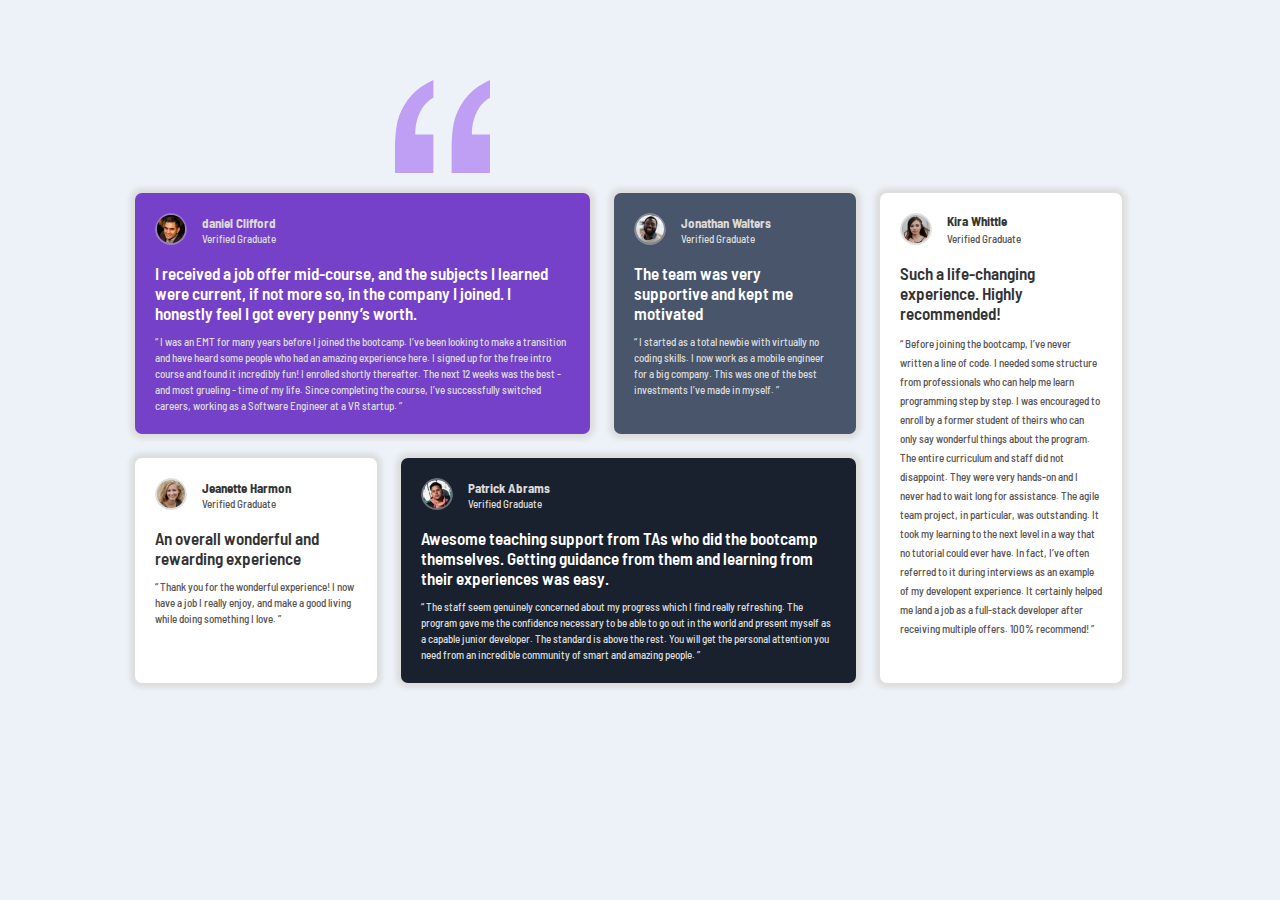
<file: index.html>
<!DOCTYPE html>
<html lang="en">
<head>
  <meta charset="UTF-8">
  <meta name="viewport" content="width=device-width, initial-scale=1.0"> <!-- displays site properly based on user's device -->

  <link rel="icon" type="image/png" sizes="32x32" href="./images/favicon-32x32.png">
  
  <link rel="preconnect" href="https://fonts.googleapis.com">
  <link rel="preconnect" href="https://fonts.gstatic.com" crossorigin>
  <link href="https://fonts.googleapis.com/css2?family=Barlow+Semi+Condensed:ital,wght@0,100;0,200;0,300;0,400;0,500;0,600;0,700;0,800;0,900;1,100;1,200;1,300;1,400;1,500;1,600;1,700;1,800;1,900&display=swap" rel="stylesheet"> <!-- font-family: [Barlow Semi Condensed] -->
  
  <link rel="stylesheet" href="style.css">
  
  <title>testimonials grid section main</title>

  <style>
    .attribution { font-size: 11px; text-align: center; }
    .attribution a { color: hsl(228, 45%, 44%); }
  </style>
</head>
<body>

  <div class="container">
    <div class="card-body card1">
      <div class="img-cont">
        <img src="images\bg-pattern-quotation.svg" alt="">
      </div>
      <div class="daniel">
        <div class="card-head">
          <div class="img-card">
            <img class="rounded-circle" src="images\image-daniel.jpg" alt="">
          </div>
          <div class="ms-3">
            <h6 class="">daniel Clifford</h6>
            <p class="">Verified Graduate</p>
          </div>
        </div>
      </div>
      <h5 class="card-title">I received a job offer mid-course, and the subjects I learned were current, if not more so, 
        in the company I joined. I honestly feel I got every penny’s worth.
      </h5>
      <p class="card-text">“ I was an EMT for many years before I joined the bootcamp. I’ve been looking to make a 
        transition and have heard some people who had an amazing experience here. I signed up 
        for the free intro course and found it incredibly fun! I enrolled shortly thereafter. 
        The next 12 weeks was the best - and most grueling - time of my life. Since completing 
        the course, I’ve successfully switched careers, working as a Software Engineer at a VR startup. ”
      </p>
    </div>
    <div class="card-body card2 ">
      <div class="Jonathan">
        <div class="card-head">
          <div class="img-card">
            <img class="rounded-circle" src="images\image-jonathan.jpg" alt="">
          </div>
          <div class="ms-3">
            <h6 class="text-white mb-0">Jonathan Walters</h6>
            <p class="text-light fs-6">Verified Graduate</p>
          </div>
        </div>
      </div>
      <h5 class="card-title text-white mb-3">The team was very supportive and kept me motivated
      </h5>
      <p class="card-text text-light">“ I started as a total newbie with virtually no coding skills. I now work as a mobile engineer 
        for a big company. This was one of the best investments I’ve made in myself. ”
      </p>
    </div>
    <div class="card-body card3">
      <div class="Jeanette">
        <div class="card-head">
          <div class="img-card ">
            <img class="rounded-circle" src="images/image-jeanette.jpg" alt="">
          </div>
          <div class="ms-3">
            <h6 class="text-dark mb-0">Jeanette Harmon</h6>
            <p class="text-dark-emphasis fs-6">Verified Graduate</p>
          </div>
        </div>
      </div>
      <h5 class="card-title text-dark mb-3">An overall wonderful and rewarding experience
      </h5>
      <p class="card-text text-dark-emphasis">“ Thank you for the wonderful experience! I now have a job I really enjoy, and make a good living 
        while doing something I love. ”
      </p>
    </div>
    <div class="card-body card4">
      <div class="Patrick">
        <div class="card-head">
          <div class="img-card ">
            <img class="rounded-circle" src="images\image-patrick.jpg" alt="">
          </div>
          <div class="ms-3">
            <h6 class="text-white mb-0">Patrick Abrams</h6>
            <p class="text-light fs-6">Verified Graduate</p>
          </div>
        </div>
      </div>
      <h5 class="card-title text-white mb-3">Awesome teaching support from TAs who did the bootcamp themselves. Getting guidance from them and 
        learning from their experiences was easy.
      </h5>
      <p class="card-text text-light">“ The staff seem genuinely concerned about my progress which I find really refreshing. The program 
        gave me the confidence necessary to be able to go out in the world and present myself as a capable 
        junior developer. The standard is above the rest. You will get the personal attention you need from 
        an incredible community of smart and amazing people. ”
      </p>
    </div>
    <div class="card-body card5">
      <div class="Kira">
        <div class="card-head">
          <div class="img-card ">
            <img class="rounded-circle" src="images\image-kira.jpg" alt="">
          </div>
          <div class="ms-3">
            <h6 class="text-dark mb-0">Kira Whittle</h6>
            <p class="text-dark-emphasis fs-6">Verified Graduate</p>
          </div>
        </div>
      </div>
      <h5 class="card-title text-dark mb-3 mt-2 mb-4">Such a life-changing experience. Highly recommended!
      </h5>
      <p class="card-text text-dark-emphasis">“ Before joining the bootcamp, I’ve never written a line of code. I needed some structure from 
        professionals who can help me learn programming step by step. I was encouraged to enroll by a former 
        student of theirs who can only say wonderful things about the program. The entire curriculum and staff 
        did not disappoint. They were very hands-on and I never had to wait long for assistance. The agile team 
        project, in particular, was outstanding. It took my learning to the next level in a way that no tutorial 
        could ever have. In fact, I’ve often referred to it during interviews as an example of my developent 
        experience. It certainly helped me land a job as a full-stack developer after receiving multiple offers. 
        100% recommend! ”
      </p>
    </div>
  </div>

</body>
</html>
</file>
<file: style.css>
* {
    box-sizing: border-box;
    margin: 0;
    padding: 0;
}
body {
    background-color: hsl(210, 46%, 95%);
    font-family: "Barlow Semi Condensed", sans-serif;
    min-height: 100vh;
    display: flex;
    justify-content: center;
    align-items: center;
}
/* start grid system */
.container {
    padding: 5rem;
    display: grid;
    grid-template-columns: repeat(6,auto);
    grid-template-rows: repeat(3,auto);
    gap: 1.5rem;
}
.card1 {
    background-color: hsl(263, 55%, 52%);
    grid-column: 1/4;
    grid-row: 1/2;
    width: 455px;
    padding: 20px;
    border-radius: 7px;
    box-shadow: 0px 0px 5px 5px #ddd;
}
.card2 {
    background-color: hsl(217, 19%, 35%);
    grid-column: 4/5;
    grid-row: 1/2;
    width: 242px;
    padding: 20px;
    border-radius: 7px;
    box-shadow: 0px 0px 5px 5px #ddd;
}
.card3 {
    background-color: hsl(0, 0%, 100%);
    grid-column: 1/2;
    grid-row: 2/3;
    width: 242px;
    padding: 20px;
    border-radius: 7px;
    box-shadow: 0px 0px 5px 5px #ddd;
}
.card4 {
    background-color: hsl(219, 29%, 14%);
    grid-column: 2/5;
    grid-row: 2/3;
    width: 455px;
    padding: 20px;
    border-radius: 7px;
    box-shadow: 0px 0px 5px 5px #ddd;
}
.card5 {
    background-color: hsl(0, 0%, 100%);
    grid-column: 5/6;
    grid-row: 1/3;
    width: 242px;
    padding: 20px;
    border-radius: 7px;
    box-shadow: 0px 0px 5px 5px #ddd;
}
/* end grid systeme */
.card-body  h5 {
    font-size: 17px;
    font-weight: 600;
    margin-bottom: 11px;
}
/* start h5 color */
.card1 h5 {
    color: white;
}
.card2 h5 {
    color: white;   
}
.card3 h5 {
    color: rgb(51, 51, 51);
}
.card4 h5 {
    color: white;  
}
.card5 h5 {
    color: rgb(51, 51, 51);
}
/* end h5 color */
.card-body  p {
    font-size: 11px;
    font-weight: 500;
    line-height: 16px;
}
/* start p color */
.card1 p {
    color: rgb(218, 218, 218);
}
.card2 p {
    color: rgb(218, 218, 218);   
}
.card3 p {
    color: rgb(88, 85, 85);
}
.card4 p {
    color: rgb(218, 218, 218);  
}
.card5 p {
    color: rgb(88, 85, 85);
    line-height: 19px;
}
/* end p color */
.card-head {
    display: flex;
    justify-content: start;
    align-items: center;
    margin-bottom: 15px;
}
.card-head h6 {
    font-size: 13px;
}
/* start h6 color */
.card1 h6 {
    color: rgb(218, 218, 218);
}
.card2 h6 {
    color: rgb(218, 218, 218);   
}
.card3 h6 {
    color: #353535;
}
.card4 h6 {
    color: rgb(218, 218, 218);  
}
.card5 h6 {
    color: #353535;
}
/* end h6 color */
.img-card {
    width: 32px;
    overflow: hidden;
    margin-right: 15px;
    border-radius: 50%;
}
.img-card img {
    width: 100%;
    border-radius: 50%;
    border: 2px solid rgba(192, 189, 189, .5);
}
.img-cont img {
    width: 95px;
    position: absolute;
    right: 790px;
    top: 80px;
    opacity: .66;
}
/* start mobile screen */
@media only screen and (max-width: 650px) {
    .container {
        margin: 10px;
        display: flex;
        flex-direction: column;
        align-items: center;
    }
    .card-body {
        width: 300px;
    }
    }
/* end mobile screen */
</file>
